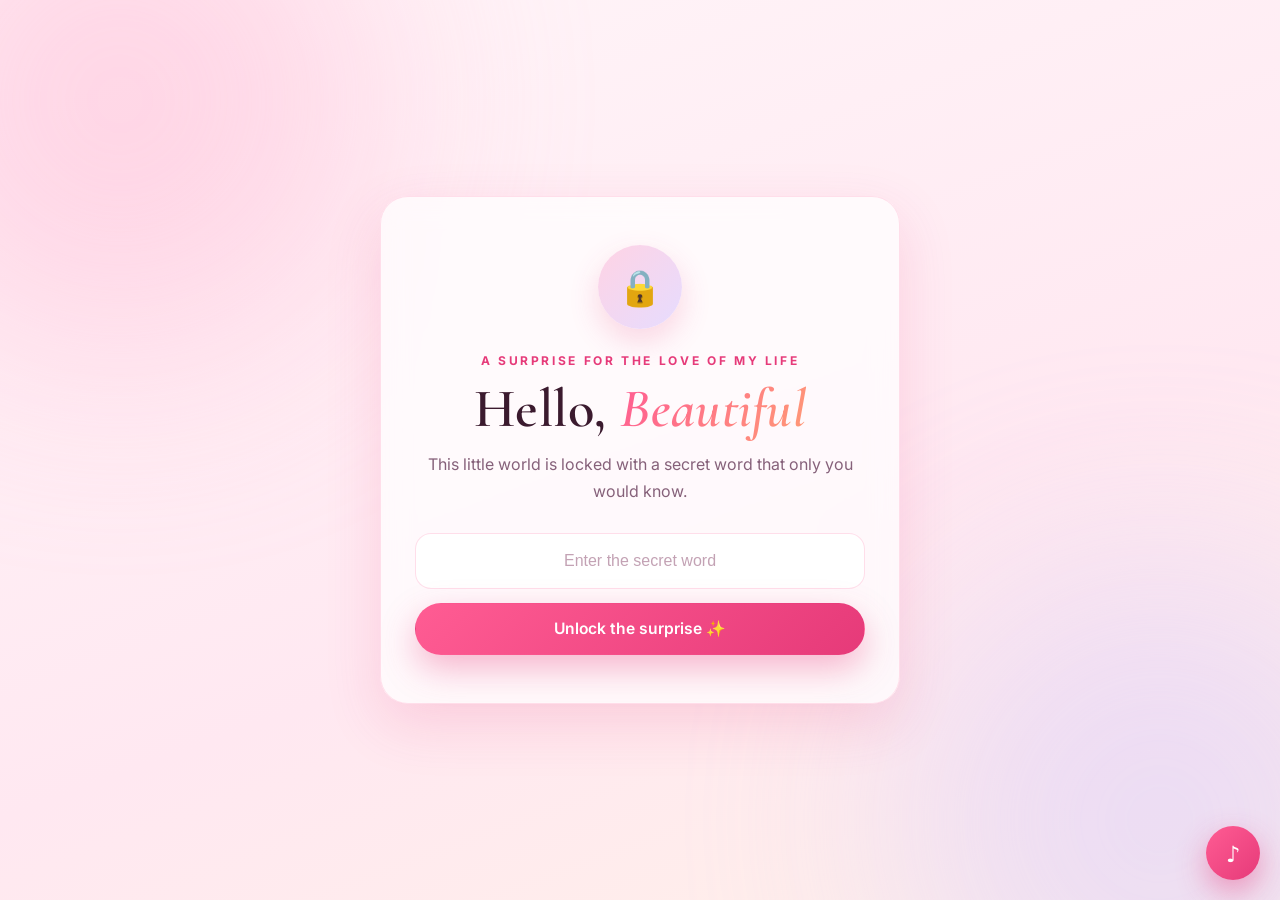
<file: index.html>
<!doctype html>
<html lang="en">
  <head>
    <meta charset="UTF-8" />
    <meta name="viewport" content="width=device-width, initial-scale=1.0" />
    <title>For Nitya ❤️</title>
    <link rel="preconnect" href="https://fonts.googleapis.com" />
    <link rel="preconnect" href="https://fonts.gstatic.com" crossorigin />
    <link
      href="https://fonts.googleapis.com/css2?family=Cormorant+Garamond:ital,wght@0,500;0,600;0,700;1,500;1,600&family=Inter:wght@400;500;600;700&display=swap"
      rel="stylesheet"
    />
    <link rel="stylesheet" href="css/style.css" />
  </head>
  <body data-page="login">
    <main class="center-screen">
      <div class="lock-card glass">
        <div class="lock-icon">🔒</div>
        <p class="eyebrow">A surprise for the love of my life</p>
        <h1>Hello, <em>Beautiful</em></h1>
        <p class="sub">
          This little world is locked with a secret word that only you would
          know.
        </p>

        <form id="login-form" class="login-form">
          <label for="password" style="position: absolute; left: -9999px"
            >Password</label
          >
          <input
            id="password"
            type="password"
            placeholder="Enter the secret word"
            autocomplete="off"
          />
          <button type="submit" class="btn btn-primary">
            Unlock the surprise ✨
          </button>
        </form>
        <p id="login-error" class="login-error" hidden>
          That's not it, my love. Try again 💗
        </p>
      </div>
    </main>
    <script src="js/script.js"></script>
  </body>
</html>
</file>
<file: css/style.css>
:root {
  --bg: #fff6f9;
  --bg2: #ffe8f1;
  --rose: #ff5c93;
  --rose-d: #e63a79;
  --coral: #ff9a76;
  --gold: #d9822b;
  --lav: #b9a2ff;
  --ink: #3b1a2e;
  --text: #4a2a3c;
  --muted: #86617a;
  --white: #ffffff;
  --glass: rgba(255, 255, 255, 0.72);
  --line: rgba(255, 105, 160, 0.22);
  --shadow: 0 20px 55px rgba(230, 58, 121, 0.16);
  --serif: "Cormorant Garamond", Georgia, serif;
  --sans: "Inter", system-ui, sans-serif;
}

* {
  box-sizing: border-box;
}
[hidden] {
  display: none !important;
}
html {
  scroll-behavior: smooth;
}

body {
  margin: 0;
  min-height: 100vh;
  font-family: var(--sans);
  color: var(--text);
  background: linear-gradient(160deg, var(--bg), var(--bg2) 60%, #fff0e8);
  background-attachment: fixed;
  overflow-x: hidden;
  opacity: 0;
  transition:
    opacity 0.5s ease,
    transform 0.5s ease;
}
body.ready {
  opacity: 1;
}
body.leaving {
  opacity: 0;
  transform: scale(0.99);
}

body::before,
body::after {
  content: "";
  position: fixed;
  z-index: -1;
  width: 520px;
  height: 520px;
  border-radius: 50%;
  filter: blur(110px);
  opacity: 0.45;
  pointer-events: none;
}
body::before {
  top: -160px;
  left: -140px;
  background: #ffb3d1;
}
body::after {
  bottom: -180px;
  right: -140px;
  background: #d6c8ff;
}

img {
  max-width: 100%;
  display: block;
}
a {
  color: inherit;
  text-decoration: none;
}
button {
  font: inherit;
  color: inherit;
  cursor: pointer;
}
h1,
h2,
h3 {
  font-family: var(--serif);
  margin: 0;
  font-weight: 600;
  letter-spacing: 0.01em;
  color: var(--ink);
}

.container {
  width: min(1100px, calc(100% - 40px));
  margin: 0 auto;
}
.center {
  text-align: center;
}
main {
  position: relative;
  z-index: 2;
}

/* ---------- Header ---------- */
.site-header {
  position: sticky;
  top: 0;
  z-index: 50;
  display: flex;
  align-items: center;
  justify-content: space-between;
  gap: 20px;
  padding: 14px max(20px, calc((100% - 1100px) / 2));
  background: rgba(255, 246, 249, 0.75);
  backdrop-filter: blur(16px);
  -webkit-backdrop-filter: blur(16px);
  border-bottom: 1px solid var(--line);
}
.brand {
  font-family: var(--serif);
  font-size: 1.7rem;
  font-weight: 700;
  background: linear-gradient(120deg, var(--rose), var(--coral));
  -webkit-background-clip: text;
  background-clip: text;
  color: transparent;
}
.nav {
  display: flex;
  flex-wrap: wrap;
  gap: 6px;
}
.nav a {
  padding: 8px 14px;
  border-radius: 999px;
  font-size: 0.88rem;
  font-weight: 500;
  color: var(--muted);
  transition:
    background 0.25s,
    color 0.25s;
}
.nav a:hover {
  background: rgba(255, 92, 147, 0.1);
  color: var(--rose-d);
}
.nav a[aria-current="page"] {
  background: linear-gradient(135deg, var(--rose), var(--rose-d));
  color: #fff;
  box-shadow: 0 8px 20px rgba(230, 58, 121, 0.3);
}
.nav-toggle {
  display: none;
  width: 44px;
  height: 44px;
  border-radius: 12px;
  background: var(--white);
  border: 1px solid var(--line);
  font-size: 1.3rem;
}

/* ---------- Typography ---------- */
.eyebrow {
  margin: 0 0 14px;
  font-size: 0.75rem;
  font-weight: 700;
  letter-spacing: 0.22em;
  text-transform: uppercase;
  color: var(--rose-d);
}
.display {
  font-size: clamp(2rem, 8vw, 5.6rem);
  line-height: 0.98;
}
.display em,
h1 em {
  font-style: italic;
  background: linear-gradient(120deg, var(--rose), var(--coral));
  -webkit-background-clip: text;
  background-clip: text;
  color: transparent;
}
.lead {
  font-size: 1.15rem;
  line-height: 1.8;
  color: var(--muted);
  max-width: 620px;
  margin: 18px auto 0;
}
.page-head {
  padding: 80px 20px 30px;
}
.section {
  padding: 80px 0;
}
.section-title {
  font-size: clamp(2.2rem, 5vw, 3.4rem);
  margin-bottom: 10px;
}

/* ---------- Buttons ---------- */
.actions {
  display: flex;
  flex-wrap: wrap;
  gap: 14px;
  justify-content: center;
  margin: 36px 0 70px;
}
.btn {
  display: inline-flex;
  align-items: center;
  justify-content: center;
  gap: 8px;
  min-height: 52px;
  padding: 0 28px;
  border-radius: 999px;
  border: 1px solid var(--line);
  background: var(--white);
  color: var(--rose-d);
  font-weight: 600;
  font-size: 0.98rem;
  box-shadow: 0 8px 22px rgba(230, 58, 121, 0.08);
  transition:
    transform 0.25s,
    box-shadow 0.25s;
}
.btn:hover {
  transform: translateY(-2px);
  box-shadow: 0 14px 30px rgba(230, 58, 121, 0.18);
}
.btn-primary {
  background: linear-gradient(135deg, var(--rose), var(--rose-d));
  border-color: transparent;
  color: #fff;
  box-shadow: 0 14px 34px rgba(230, 58, 121, 0.35);
}
.btn-primary:hover {
  box-shadow: 0 18px 44px rgba(230, 58, 121, 0.5);
}

/* ---------- Glass ---------- */
.glass {
  background: var(--glass);
  border: 1px solid rgba(255, 255, 255, 0.9);
  outline: 1px solid var(--line);
  outline-offset: -1px;
  border-radius: 28px;
  box-shadow: var(--shadow);
  backdrop-filter: blur(14px);
  -webkit-backdrop-filter: blur(14px);
}
.card {
  padding: 28px;
}

/* ---------- Reveal ---------- */
.reveal {
  opacity: 0;
  transform: translateY(28px);
  transition:
    opacity 0.8s ease,
    transform 0.8s ease;
}
.reveal.in {
  opacity: 1;
  transform: none;
}

/* ---------- Login ---------- */
.center-screen {
  min-height: 100vh;
  display: grid;
  place-items: center;
  padding: 24px;
  position: relative;
  z-index: 2;
}
.lock-card {
  width: min(100%, 520px);
  padding: 48px 34px;
  text-align: center;
}
.lock-icon {
  width: 84px;
  height: 84px;
  margin: 0 auto 24px;
  display: grid;
  place-items: center;
  font-size: 2.2rem;
  border-radius: 50%;
  background: linear-gradient(135deg, #ffd3e4, #e6dcff);
  box-shadow: 0 12px 30px rgba(230, 58, 121, 0.2);
  animation: float 4s ease-in-out infinite;
}
.lock-card h1 {
  font-size: clamp(2.4rem, 7vw, 3.4rem);
  line-height: 1;
  margin-bottom: 14px;
}
.lock-card .sub {
  color: var(--muted);
  line-height: 1.7;
  margin: 0 0 28px;
}
.login-form {
  display: grid;
  gap: 14px;
}
.login-form input {
  min-height: 56px;
  padding: 0 20px;
  border-radius: 16px;
  border: 1.5px solid var(--line);
  background: var(--white);
  color: var(--ink);
  text-align: center;
  font-size: 1rem;
  outline: none;
  transition:
    border-color 0.25s,
    box-shadow 0.25s;
}
.login-form input:focus {
  border-color: var(--rose);
  box-shadow: 0 0 0 4px rgba(255, 92, 147, 0.16);
}
.login-form input::placeholder {
  color: #c3a2b4;
}
.login-error {
  margin: 14px 0 0;
  color: var(--rose-d);
  font-weight: 600;
}
.shake {
  animation: shake 0.45s;
}

/* ---------- Hero ---------- */
.hero {
  padding: 90px 0 60px;
}
.hero-grid {
  display: grid;
  grid-template-columns: 1.2fr 0.8fr;
  gap: 50px;
  align-items: center;
}
.hero-copy p.text {
  font-size: 1.12rem;
  line-height: 1.85;
  color: var(--muted);
  margin: 22px 0;
  max-width: 540px;
}
.countdown {
  display: inline-block;
  padding: 10px 20px;
  margin-bottom: 28px;
  border-radius: 999px;
  border: 1px solid var(--line);
  background: var(--white);
  color: var(--rose-d);
  font-weight: 600;
  font-size: 0.92rem;
  box-shadow: 0 8px 22px rgba(230, 58, 121, 0.08);
}
.hero-actions {
  display: flex;
  flex-wrap: wrap;
  gap: 14px;
}
.hero-card {
  padding: 34px;
  text-align: center;
}
.gift {
  position: relative;
  display: grid;
  place-items: center;
  height: 280px;
  border-radius: 22px;
  background: radial-gradient(
    circle at 50% 40%,
    rgba(255, 140, 185, 0.35),
    rgba(255, 255, 255, 0) 70%
  );
}
.gift-emoji {
  font-size: 7rem;
  animation: float 3.6s ease-in-out infinite;
  filter: drop-shadow(0 18px 24px rgba(230, 58, 121, 0.3));
}
.spark {
  position: absolute;
  color: var(--coral);
  font-size: 1.5rem;
  animation: pulse 2.4s ease-in-out infinite;
}
.spark:nth-child(1) {
  top: 24px;
  left: 34px;
}
.spark:nth-child(2) {
  top: 56px;
  right: 40px;
  animation-delay: 0.6s;
}
.spark:nth-child(3) {
  bottom: 30px;
  left: 48%;
  animation-delay: 1.2s;
}
.tagline {
  margin: 22px 0 0;
  font-family: var(--serif);
  font-size: 1.5rem;
  font-style: italic;
  color: var(--ink);
}

.feature-grid {
  display: grid;
  grid-template-columns: repeat(3, 1fr);
  gap: 22px;
  margin-top: 40px;
}
.feature {
  padding: 34px 26px;
  text-align: center;
  transition: transform 0.3s;
}
.feature:hover {
  transform: translateY(-6px);
}
.feature .ico {
  font-size: 2.2rem;
  display: grid;
  place-items: center;
  width: 68px;
  height: 68px;
  margin: 0 auto 18px;
  border-radius: 20px;
  background: linear-gradient(135deg, #ffe0ec, #f1e8ff);
}
.feature h3 {
  font-size: 1.8rem;
  margin-bottom: 8px;
}
.feature p {
  margin: 0;
  color: var(--muted);
  line-height: 1.7;
}

.quote-block {
  text-align: center;
  padding: 60px 24px;
}
.quote {
  font-family: var(--serif);
  font-style: italic;
  font-size: clamp(1.9rem, 4.5vw, 3rem);
  line-height: 1.25;
  color: var(--ink);
  margin: 0;
}
.quote-by {
  margin-top: 18px;
  color: var(--rose-d);
  font-size: 0.8rem;
  letter-spacing: 0.18em;
  text-transform: uppercase;
  font-weight: 600;
}

/* ---------- Memories timeline (compact) ---------- */
.timeline {
  position: relative;
  max-width: 640px;
  margin: 24px auto 0;
  padding: 0 16px;
}
.timeline::before {
  content: "";
  position: absolute;
  left: 27px;
  top: 0;
  bottom: 0;
  width: 2px;
  background: linear-gradient(var(--rose), var(--lav), transparent);
  opacity: 0.6;
}
.tl-item {
  position: relative;
  padding-left: 46px;
  margin-bottom: 22px;
}
.tl-dot {
  position: absolute;
  left: 2px;
  top: 24px;
  width: 14px;
  height: 14px;
  border-radius: 50%;
  background: linear-gradient(135deg, var(--coral), var(--rose));
  box-shadow: 0 0 0 6px rgba(255, 92, 147, 0.15);
}
.tl-item .card {
  padding: 20px 22px;
  border-radius: 22px;
}
.tl-item time {
  display: block;
  margin-bottom: 6px;
  color: var(--rose-d);
  font-size: 0.68rem;
  font-weight: 700;
  letter-spacing: 0.14em;
  text-transform: uppercase;
}
.tl-item h3 {
  font-size: 1.45rem;
  line-height: 1.2;
  margin-bottom: 6px;
}
.tl-item p {
  color: var(--muted);
  font-size: 0.93rem;
  line-height: 1.65;
  margin: 0 0 14px;
}
.tl-photo {
  width: 100%;
  aspect-ratio: 16 / 10;
  max-height: 260px;
  object-fit: cover;
  border-radius: 14px;
  border: 3px solid #fff;
  box-shadow: 0 8px 20px rgba(230, 58, 121, 0.15);
}
.has-more .card {
  cursor: pointer;
}
.more-btn {
  margin-top: 14px;
  display: inline-flex;
  align-items: center;
  gap: 6px;
  padding: 7px 16px;
  border-radius: 999px;
  background: rgba(255, 92, 147, 0.1);
  border: 1px solid rgba(255, 92, 147, 0.35);
  color: var(--rose-d);
  font-weight: 600;
  font-size: 0.82rem;
}
.more-btn[aria-expanded="true"] .more-arrow {
  transform: rotate(180deg);
}
.more-arrow {
  transition: transform 0.3s;
}
.more-photos {
  display: grid;
  grid-template-columns: repeat(3, 1fr);
  gap: 8px;
  margin-top: 12px;
}
.more-photos img {
  width: 100%;
  aspect-ratio: 1;
  object-fit: cover;
  border-radius: 10px;
  border: 2px solid #fff;
  box-shadow: 0 5px 12px rgba(230, 58, 121, 0.14);
}
/* ==========================================================
   OUR JOURNEY: BRANCH TIMELINE (left, right, left, right)
========================================================== */
.journey-tree {
  position: relative;
  counter-reset: memory;
  max-width: 1000px;
  margin: 20px auto 0;
  padding: 20px 0 60px;
}
/* centre trunk */
.journey-tree::before {
  content: "";
  position: absolute;
  left: 50%;
  top: 0;
  bottom: 0;
  width: 3px;
  transform: translateX(-50%);
  border-radius: 3px;
  background: linear-gradient(var(--rose), var(--coral) 50%, var(--lav));
  opacity: 0.55;
}

.journey-card {
  position: relative;
  width: 50%;
  margin-bottom: 44px;
  counter-increment: memory;
  cursor: grab;
  outline: none;
}
/* odd = left branch */
.journey-card:nth-child(odd) {
  padding-right: 56px;
}
/* even = right branch */
.journey-card:nth-child(even) {
  margin-left: 50%;
  padding-left: 56px;
}

/* branch connector line */
.journey-card::after {
  content: "";
  position: absolute;
  top: 44px;
  width: 56px;
  height: 3px;
  background: linear-gradient(90deg, var(--rose), var(--coral));
  opacity: 0.6;
}
.journey-card:nth-child(odd)::after {
  right: 0;
}
.journey-card:nth-child(even)::after {
  left: 0;
  transform: scaleX(-1);
}

/* heart node on the trunk */
.branch-dot {
  position: absolute;
  top: 31px;
  z-index: 3;
  width: 28px;
  height: 28px;
  display: grid;
  place-items: center;
  border-radius: 50%;
  background: #fff;
  border: 2px solid var(--rose);
  color: var(--rose);
  font-size: 0.8rem;
  box-shadow: 0 0 0 7px rgba(255, 92, 147, 0.15);
  animation: pulse 2.6s ease-in-out infinite;
}
.journey-card:nth-child(odd) .branch-dot {
  right: -14px;
}
.journey-card:nth-child(even) .branch-dot {
  left: -14px;
}

.journey-box {
  overflow: hidden;
  transition:
    transform 0.3s,
    box-shadow 0.3s;
}
.journey-card:hover .journey-box,
.journey-card:focus-visible .journey-box {
  transform: translateY(-6px);
  box-shadow: 0 28px 60px rgba(230, 58, 121, 0.26);
}
.journey-card.dragging {
  opacity: 0.45;
  cursor: grabbing;
}
.journey-card.drag-over .journey-box {
  outline: 2px dashed var(--rose);
}

/* slide in from the side they sit on */
.journey-card.reveal:nth-child(odd) {
  transform: translateX(-46px);
}
.journey-card.reveal:nth-child(even) {
  transform: translateX(46px);
}
.journey-card.reveal.in:nth-child(n) {
  transform: none;
}

.journey-photo-wrap {
  position: relative;
}
.journey-image {
  width: 100%;
  aspect-ratio: 4 / 3;
  object-fit: cover;
}
.journey-photo-label {
  position: absolute;
  top: 14px;
  left: 14px;
  padding: 6px 12px;
  border-radius: 999px;
  background: rgba(255, 255, 255, 0.85);
  backdrop-filter: blur(8px);
  font-size: 0.66rem;
  font-weight: 700;
  letter-spacing: 0.14em;
  color: var(--rose-d);
}
.journey-content {
  padding: 22px 24px 20px;
}
.journey-date {
  font-size: 0.72rem;
  font-weight: 700;
  letter-spacing: 0.14em;
  text-transform: uppercase;
  color: var(--rose-d);
}
.journey-title {
  font-size: 1.7rem;
  margin: 8px 0;
  line-height: 1.15;
}
.journey-text {
  color: var(--muted);
  line-height: 1.75;
  font-size: 0.95rem;
  margin: 0;
}
.journey-footer {
  display: flex;
  justify-content: space-between;
  margin-top: 18px;
  padding-top: 14px;
  border-top: 1px solid var(--line);
  font-size: 0.66rem;
  letter-spacing: 0.14em;
  color: #b78ba2;
  font-weight: 600;
}
.journey-number::before {
  content: "MEMORY " counter(memory, decimal-leading-zero);
}

/* ---------- Gallery ---------- */
.gallery {
  columns: 3 280px;
  column-gap: 24px;
  padding-bottom: 40px;
}
.photo-card {
  break-inside: avoid;
  margin: 0 0 24px;
  overflow: hidden;
  transition: transform 0.3s;
}
.photo-card:hover {
  transform: translateY(-5px);
}
.photo-card button {
  display: block;
  width: 100%;
  padding: 0;
  border: 0;
  background: none;
  overflow: hidden;
}
.photo-card img {
  width: 100%;
  height: auto;
  transition: transform 0.6s;
}
.photo-card:hover img {
  transform: scale(1.05);
}
.cap {
  padding: 20px 22px 24px;
}
.cap h3 {
  font-size: 1.6rem;
  margin-bottom: 8px;
}
.cap p {
  margin: 0;
  color: var(--muted);
  line-height: 1.7;
  font-size: 0.95rem;
}

/* ---------- Lightbox ---------- */
.lightbox {
  position: fixed;
  inset: 0;
  z-index: 200;
  display: grid;
  place-items: center;
  align-content: center;
  gap: 16px;
  padding: 24px;
  background: rgba(59, 26, 46, 0.92);
  backdrop-filter: blur(10px);
  opacity: 0;
  pointer-events: none;
  transition: opacity 0.3s;
}
.lightbox.open {
  opacity: 1;
  pointer-events: auto;
}
.lightbox img {
  max-width: min(92vw, 900px);
  max-height: 74vh;
  object-fit: contain;
  border-radius: 18px;
  box-shadow: var(--shadow);
}
.lightbox p {
  max-width: 640px;
  text-align: center;
  color: #ffe3ee;
  line-height: 1.6;
  margin: 0;
}
.lb-btn {
  position: absolute;
  width: 50px;
  height: 50px;
  border-radius: 50%;
  background: rgba(255, 255, 255, 0.15);
  border: 1px solid rgba(255, 255, 255, 0.3);
  color: #fff;
  font-size: 1.6rem;
  line-height: 1;
  display: grid;
  place-items: center;
  transition: background 0.25s;
}
.lb-btn:hover {
  background: var(--rose);
}
.lb-close {
  top: 20px;
  right: 20px;
}
.lb-prev {
  left: 20px;
  top: 50%;
  transform: translateY(-50%);
}
.lb-next {
  right: 20px;
  top: 50%;
  transform: translateY(-50%);
}

/* ---------- Love letter ---------- */
.letter-wrap {
  max-width: 760px;
  text-align: center;
  padding-bottom: 60px;
}
.envelope {
  position: relative;
  display: block;
  width: min(380px, 90%);
  height: 240px;
  margin: 40px auto 14px;
  padding: 0;
  border: 0;
  background: none;
  perspective: 900px;
  transition: transform 0.3s;
}
.envelope:hover {
  transform: translateY(-4px) scale(1.02);
}
.env-body {
  position: absolute;
  inset: 0;
  border-radius: 16px;
  background: linear-gradient(145deg, #ffc4dc, #ff9fc4);
  box-shadow: var(--shadow);
}
.env-flap {
  position: absolute;
  left: 0;
  right: 0;
  top: 0;
  height: 56%;
  background: linear-gradient(160deg, #ffd6e7, #ffaccb);
  clip-path: polygon(0 0, 100% 0, 50% 100%);
  border-radius: 16px 16px 0 0;
  transform-origin: top;
  transition: transform 0.7s ease;
  filter: drop-shadow(0 4px 8px rgba(0, 0, 0, 0.12));
}
.envelope[aria-expanded="true"] .env-flap {
  transform: rotateX(180deg);
}
.env-seal {
  position: absolute;
  left: 50%;
  top: 52%;
  transform: translate(-50%, -50%);
  width: 56px;
  height: 56px;
  border-radius: 50%;
  display: grid;
  place-items: center;
  background: linear-gradient(135deg, var(--rose), var(--rose-d));
  color: #fff;
  font-size: 1.5rem;
  box-shadow: 0 8px 18px rgba(230, 58, 121, 0.5);
  transition: opacity 0.4s;
}
.envelope[aria-expanded="true"] .env-seal {
  opacity: 0;
}
.letter-hint {
  color: var(--muted);
  font-size: 0.95rem;
  margin: 0 0 30px;
}
.letter-paper {
  display: none;
  text-align: left;
  padding: 48px 40px;
  margin-top: 10px;
}
.envelope[aria-expanded="true"] ~ .letter-paper {
  display: block;
  animation: unfold 0.8s ease;
}
.letter-paper p {
  font-size: 1.08rem;
  line-height: 1.95;
  color: var(--text);
  margin: 0 0 20px;
}
.letter-paper .greet {
  font-family: var(--serif);
  font-size: 2rem;
  color: var(--ink);
}
.letter-paper .signature {
  font-family: var(--serif);
  font-style: italic;
  font-size: 1.9rem;
  color: var(--rose-d);
  margin: 6px 0 0;
  line-height: 1.3;
}

/* ---------- Final ---------- */
.final-wrap {
  min-height: 80vh;
  display: grid;
  place-items: center;
  padding: 60px 0;
}
.final-card {
  max-width: 680px;
  padding: 56px 38px;
  text-align: center;
}
.final-card h1 {
  font-size: clamp(2.6rem, 7vw, 4.4rem);
  line-height: 1;
  margin-bottom: 18px;
}
.final-card p {
  color: var(--muted);
  line-height: 1.85;
  font-size: 1.08rem;
}
.big-reveal {
  font-size: 1.1rem;
  min-height: 60px;
  padding: 0 38px;
}
#final-message {
  margin-top: 30px;
  animation: unfold 0.9s ease;
}
#final-message .final-big {
  font-family: var(--serif);
  font-size: clamp(1.9rem, 5vw, 2.8rem);
  font-style: italic;
  color: var(--rose-d);
  line-height: 1.25;
}

/* ---------- Footer ---------- */
.site-footer {
  position: relative;
  z-index: 2;
  padding: 30px 20px 50px;
  text-align: center;
  color: var(--muted);
  font-size: 0.9rem;
}

/* ---------- Floating things ---------- */
.heart {
  position: fixed;
  bottom: -50px;
  z-index: 1;
  pointer-events: none;
  opacity: 0;
  animation: rise linear forwards;
}
.confetti {
  position: fixed;
  top: -20px;
  z-index: 300;
  pointer-events: none;
  border-radius: 2px;
  animation: fall linear forwards;
}
.music-btn {
  position: fixed;
  right: 20px;
  bottom: 20px;
  z-index: 90;
  width: 54px;
  height: 54px;
  border-radius: 50%;
  background: linear-gradient(135deg, var(--rose), var(--rose-d));
  border: 0;
  color: #fff;
  font-size: 1.4rem;
  box-shadow: 0 12px 30px rgba(230, 58, 121, 0.45);
  transition: transform 0.25s;
}
.music-btn:hover {
  transform: scale(1.1);
}
.music-btn[aria-pressed="true"] {
  animation: pulse 1.6s ease-in-out infinite;
}

/* ---------- Keyframes ---------- */
@keyframes float {
  0%,
  100% {
    transform: translateY(0);
  }
  50% {
    transform: translateY(-14px);
  }
}
@keyframes pulse {
  0%,
  100% {
    transform: scale(1);
    opacity: 0.85;
  }
  50% {
    transform: scale(1.15);
    opacity: 1;
  }
}
@keyframes shake {
  0%,
  100% {
    transform: translateX(0);
  }
  20%,
  60% {
    transform: translateX(-10px);
  }
  40%,
  80% {
    transform: translateX(10px);
  }
}
@keyframes unfold {
  from {
    opacity: 0;
    transform: translateY(-16px) scale(0.97);
  }
  to {
    opacity: 1;
    transform: none;
  }
}
@keyframes rise {
  0% {
    transform: translateY(0) rotate(0);
    opacity: 0;
  }
  10% {
    opacity: 0.8;
  }
  100% {
    transform: translateY(-115vh) rotate(25deg);
    opacity: 0;
  }
}
@keyframes fall {
  to {
    transform: translateY(110vh) rotate(720deg);
    opacity: 0.9;
  }
}

/* ---------- Responsive ---------- */
@media (max-width: 900px) {
  .hero-grid {
    grid-template-columns: 1fr;
  }
  .feature-grid {
    grid-template-columns: repeat(2, 1fr);
  }
}
@media (max-width: 720px) {
  .site-header {
    position: relative;
    flex-wrap: wrap;
  }
  .nav-toggle {
    display: block;
  }
  .nav {
    display: none;
    width: 100%;
    flex-direction: column;
    padding-top: 10px;
  }
  .nav.open {
    display: flex;
  }
  .nav a {
    padding: 12px 16px;
  }
  .feature-grid {
    grid-template-columns: 1fr;
  }
  .hero {
    padding-top: 50px;
  }
  .letter-paper {
    padding: 32px 24px;
  }
  .more-photos {
    grid-template-columns: repeat(2, 1fr);
  }
  .tl-item {
    padding-left: 44px;
  }
  .timeline {
    padding: 0 10px;
  }
  .timeline::before {
    left: 21px;
  }
  .tl-dot {
    left: 0;
  }

  /* journey: single trunk on the left */
  .journey-tree {
    padding-left: 8px;
  }
  .journey-tree::before {
    left: 22px;
    transform: none;
  }
  .journey-card,
  .journey-card:nth-child(odd),
  .journey-card:nth-child(even) {
    width: 100%;
    margin-left: 0;
    padding: 0 0 0 58px;
  }
  .journey-card::after,
  .journey-card:nth-child(odd)::after,
  .journey-card:nth-child(even)::after {
    left: 30px;
    right: auto;
    width: 28px;
    transform: none;
  }
  .journey-card:nth-child(odd) .branch-dot,
  .journey-card:nth-child(even) .branch-dot {
    left: 8px;
    right: auto;
  }
  .journey-card.reveal:nth-child(odd),
  .journey-card.reveal:nth-child(even) {
    transform: translateY(28px);
  }
}
@media (prefers-reduced-motion: reduce) {
  * {
    animation: none !important;
    transition: none !important;
  }
  body {
    opacity: 1;
  }
  .reveal {
    opacity: 1;
    transform: none !important;
  }
}

/* ==========================================================
   JOURNEY: PHOTOS + FULL-SCREEN VIEWER
========================================================== */

.zoom-trigger {
  display: block;
  width: 100%;
  padding: 0;
  border: 0;
  background: none;
  overflow: hidden;
  cursor: zoom-in;
}
.zoom-trigger .journey-image {
  transition: transform 0.6s ease;
}
.zoom-trigger:hover .journey-image {
  transform: scale(1.06);
}

.journey-thumbs {
  display: grid;
  grid-template-columns: repeat(3, 1fr);
  gap: 8px;
  margin-top: 14px;
}
.thumb {
  position: relative;
  padding: 0;
  overflow: hidden;
  aspect-ratio: 1;
  border: 2px solid #fff;
  border-radius: 12px;
  background: none;
  box-shadow: 0 6px 14px rgba(230, 58, 121, 0.16);
  cursor: zoom-in;
  transition:
    transform 0.3s,
    box-shadow 0.3s;
}
.thumb img {
  width: 100%;
  height: 100%;
  object-fit: cover;
  transition: transform 0.5s;
}
.thumb::after {
  content: "⤢";
  position: absolute;
  inset: 0;
  display: grid;
  place-items: center;
  color: #fff;
  font-size: 1.3rem;
  background: rgba(230, 58, 121, 0.35);
  opacity: 0;
  transition: opacity 0.3s;
}
.thumb:hover {
  transform: translateY(-3px);
  box-shadow: 0 12px 22px rgba(230, 58, 121, 0.3);
}
.thumb:hover img {
  transform: scale(1.1);
}
.thumb:hover::after {
  opacity: 1;
}

/* ---------- Full-screen viewer ---------- */
.zoom {
  position: fixed;
  inset: 0;
  z-index: 400;
  display: grid;
  place-items: center;
  padding: 24px;
  background: radial-gradient(
    circle at 50% 40%,
    rgba(90, 30, 62, 0.9),
    rgba(30, 10, 22, 0.96)
  );
  backdrop-filter: blur(0px);
  opacity: 0;
  pointer-events: none;
  transition:
    opacity 0.35s ease,
    backdrop-filter 0.35s ease;
}
.zoom.open {
  opacity: 1;
  pointer-events: auto;
  backdrop-filter: blur(12px);
}

.zoom-fig {
  margin: 0;
  max-width: min(94vw, 960px);
  text-align: center;
  transform: scale(0.6) translateY(40px);
  opacity: 0;
  transition:
    transform 0.6s cubic-bezier(0.2, 0.9, 0.3, 1.25),
    opacity 0.4s ease;
}
.zoom.open .zoom-fig {
  transform: none;
  opacity: 1;
}

.zoom-fig img {
  max-width: 100%;
  max-height: 78vh;
  margin: 0 auto;
  object-fit: contain;
  border-radius: 20px;
  border: 5px solid #fff;
  box-shadow:
    0 30px 80px rgba(0, 0, 0, 0.55),
    0 0 0 10px rgba(255, 255, 255, 0.08);
}
.zoom-fig img.swap {
  animation: zoomSwap 0.5s cubic-bezier(0.2, 0.9, 0.3, 1.15);
}
.zoom-fig figcaption {
  margin-top: 18px;
  font-family: var(--serif);
  font-style: italic;
  font-size: 1.5rem;
  color: #ffe3ee;
}

.zoom-btn {
  position: absolute;
  width: 52px;
  height: 52px;
  display: grid;
  place-items: center;
  border-radius: 50%;
  border: 1px solid rgba(255, 255, 255, 0.35);
  background: rgba(255, 255, 255, 0.14);
  color: #fff;
  font-size: 1.7rem;
  line-height: 1;
  transition:
    background 0.25s,
    transform 0.25s;
}
.zoom-btn:hover {
  background: var(--rose);
  transform: scale(1.1);
}
.zoom-close {
  top: 20px;
  right: 20px;
}
.zoom-prev {
  left: 20px;
  top: 50%;
  margin-top: -26px;
}
.zoom-next {
  right: 20px;
  top: 50%;
  margin-top: -26px;
}
.zoom-count {
  position: absolute;
  bottom: 22px;
  left: 50%;
  transform: translateX(-50%);
  padding: 6px 16px;
  border-radius: 999px;
  background: rgba(255, 255, 255, 0.14);
  color: #fff;
  font-size: 0.8rem;
  font-weight: 600;
  letter-spacing: 0.1em;
}

@keyframes zoomSwap {
  from {
    opacity: 0;
    transform: scale(0.88) rotate(-1.5deg);
  }
  to {
    opacity: 1;
    transform: none;
  }
}

@media (max-width: 720px) {
  .zoom-prev {
    left: 8px;
  }
  .zoom-next {
    right: 8px;
  }
  .zoom-btn {
    width: 44px;
    height: 44px;
    margin-top: -22px;
  }
  .zoom-close {
    margin-top: 0;
    width: 44px;
    height: 44px;
    top: 14px;
    right: 14px;
  }
  .zoom-fig figcaption {
    font-size: 1.2rem;
  }
}

/* ---------- "See more photos" button ---------- */
.more-photos-btn {
  width: 100%;
  margin-top: 14px;
  display: flex;
  align-items: center;
  justify-content: center;
  gap: 10px;
  padding: 11px 16px;
  border: 0;
  border-radius: 999px;
  background: linear-gradient(135deg, var(--rose), var(--rose-d));
  color: #fff;
  font-weight: 600;
  font-size: 0.86rem;
  box-shadow: 0 10px 24px rgba(230, 58, 121, 0.3);
  transition:
    transform 0.25s,
    box-shadow 0.25s;
}
.more-photos-btn:hover {
  transform: translateY(-2px);
  box-shadow: 0 14px 30px rgba(230, 58, 121, 0.45);
}
.mp-count {
  padding: 2px 9px;
  border-radius: 999px;
  background: rgba(255, 255, 255, 0.25);
  font-size: 0.78rem;
}

/* ---------- Viewer: thumbnail strip ---------- */
.zoom-bottom {
  position: absolute;
  bottom: 18px;
  left: 50%;
  transform: translateX(-50%);
  display: grid;
  justify-items: center;
  gap: 10px;
  width: max-content;
  max-width: 94vw;
}
.zoom-bottom .zoom-count {
  position: static;
  transform: none;
}
.zoom-strip {
  display: flex;
  gap: 10px;
  padding: 8px 10px;
  border-radius: 18px;
  background: rgba(255, 255, 255, 0.12);
  backdrop-filter: blur(10px);
  -webkit-backdrop-filter: blur(10px);
  max-width: 94vw;
  overflow-x: auto;
}
.strip-thumb {
  flex: 0 0 auto;
  width: 58px;
  height: 58px;
  padding: 0;
  overflow: hidden;
  border: 2px solid transparent;
  border-radius: 12px;
  background: none;
  opacity: 0.6;
  transition:
    transform 0.3s,
    opacity 0.3s,
    border-color 0.3s;
}
.strip-thumb img {
  width: 100%;
  height: 100%;
  object-fit: cover;
}
.strip-thumb:hover {
  opacity: 1;
  transform: translateY(-3px);
}
.strip-thumb.active {
  opacity: 1;
  border-color: #fff;
  transform: scale(1.1);
  box-shadow: 0 0 0 3px rgba(255, 92, 147, 0.7);
}

/* leave room for the strip */
.zoom-fig img {
  max-height: 68vh;
}

@media (max-width: 720px) {
  .strip-thumb {
    width: 46px;
    height: 46px;
  }
  .zoom-fig img {
    max-height: 62vh;
  }
}


.zoom-trigger { display: block; width: 100%; padding: 0; border: 0; background: none; overflow: hidden; cursor: zoom-in; }
.zoom-trigger .journey-image { transition: transform 0.6s ease; }
.zoom-trigger:hover .journey-image { transform: scale(1.06); }

.more-photos-btn {
  width: 100%; margin-top: 14px; display: flex; align-items: center; justify-content: center; gap: 10px;
  padding: 11px 16px; border: 0; border-radius: 999px;
  background: linear-gradient(135deg, var(--rose), var(--rose-d)); color: #fff;
  font-weight: 600; font-size: 0.86rem; box-shadow: 0 10px 24px rgba(230, 58, 121, 0.3);
  transition: transform 0.25s, box-shadow 0.25s;
}
.more-photos-btn:hover { transform: translateY(-2px); box-shadow: 0 14px 30px rgba(230, 58, 121, 0.45); }
.mp-count { padding: 2px 9px; border-radius: 999px; background: rgba(255, 255, 255, 0.25); font-size: 0.78rem; }

.zoom {
  position: fixed; inset: 0; z-index: 400; display: grid; place-items: center; padding: 24px;
  background: radial-gradient(circle at 50% 40%, rgba(90, 30, 62, 0.9), rgba(30, 10, 22, 0.96));
  opacity: 0; pointer-events: none; transition: opacity 0.35s ease;
}
.zoom.open { opacity: 1; pointer-events: auto; backdrop-filter: blur(12px); }

.zoom-fig {
  margin: 0; max-width: min(94vw, 960px); text-align: center;
  transform: scale(0.6) translateY(40px); opacity: 0;
  transition: transform 0.6s cubic-bezier(0.2, 0.9, 0.3, 1.25), opacity 0.4s ease;
}
.zoom.open .zoom-fig { transform: none; opacity: 1; }
.zoom-fig img {
  max-width: 100%; max-height: 68vh; margin: 0 auto; object-fit: contain;
  border-radius: 20px; border: 5px solid #fff;
  box-shadow: 0 30px 80px rgba(0, 0, 0, 0.55), 0 0 0 10px rgba(255, 255, 255, 0.08);
}
.zoom-fig img.swap { animation: zoomSwap 0.5s cubic-bezier(0.2, 0.9, 0.3, 1.15); }
.zoom-fig figcaption { margin-top: 18px; font-family: var(--serif); font-style: italic; font-size: 1.5rem; color: #ffe3ee; }

.zoom-btn {
  position: absolute; width: 52px; height: 52px; display: grid; place-items: center; border-radius: 50%;
  border: 1px solid rgba(255, 255, 255, 0.35); background: rgba(255, 255, 255, 0.14); color: #fff;
  font-size: 1.7rem; line-height: 1; transition: background 0.25s, transform 0.25s;
}
.zoom-btn:hover { background: var(--rose); transform: scale(1.1); }
.zoom-close { top: 20px; right: 20px; }
.zoom-prev { left: 20px; top: 50%; margin-top: -26px; }
.zoom-next { right: 20px; top: 50%; margin-top: -26px; }

.zoom-bottom {
  position: absolute; bottom: 18px; left: 50%; transform: translateX(-50%);
  display: grid; justify-items: center; gap: 10px; width: max-content; max-width: 94vw;
}
.zoom-count {
  padding: 6px 16px; border-radius: 999px; background: rgba(255, 255, 255, 0.14);
  color: #fff; font-size: 0.8rem; font-weight: 600; letter-spacing: 0.1em;
}
.zoom-strip {
  display: flex; gap: 10px; padding: 8px 10px; border-radius: 18px;
  background: rgba(255, 255, 255, 0.12); max-width: 94vw; overflow-x: auto;
}
.strip-thumb {
  flex: 0 0 auto; width: 58px; height: 58px; padding: 0; overflow: hidden;
  border: 2px solid transparent; border-radius: 12px; background: none; opacity: 0.6;
  transition: transform 0.3s, opacity 0.3s, border-color 0.3s;
}
.strip-thumb img { width: 100%; height: 100%; object-fit: cover; }
.strip-thumb:hover { opacity: 1; transform: translateY(-3px); }
.strip-thumb.active { opacity: 1; border-color: #fff; transform: scale(1.1); box-shadow: 0 0 0 3px rgba(255, 92, 147, 0.7); }

@keyframes zoomSwap {
  from { opacity: 0; transform: scale(0.88) rotate(-1.5deg); }
  to { opacity: 1; transform: none; }
}

@media (max-width: 720px) {
  .zoom-prev { left: 8px; }
  .zoom-next { right: 8px; }
  .zoom-btn { width: 44px; height: 44px; margin-top: -22px; }
  .zoom-close { margin-top: 0; top: 14px; right: 14px; }
  .strip-thumb { width: 46px; height: 46px; }
  .zoom-fig img { max-height: 62vh; }
  .zoom-fig figcaption { font-size: 1.2rem; }
}



/* =========================================
   PREMIUM ANIMATED JOURNEY TREE
========================================= */

.journey-tree {
  max-width: 1080px;
  margin: 35px auto;
  padding: 30px 0 70px;
  position: relative;
}

/* Central tree trunk */
.journey-tree::before {
  content: "";
  position: absolute;
  top: 0;
  bottom: 0;
  left: 50%;
  width: 4px;
  transform: translateX(-50%);
  border-radius: 20px;
  background: linear-gradient(
    to bottom,
    #ff5c93,
    #ffb0c9,
    #c4a7ff,
    #ff9a76
  );
  box-shadow: 0 0 15px rgba(255, 92, 147, .25);
}

/* Memory branches */
.journey-card {
  width: 50%;
  position: relative;
  margin-bottom: 65px;
  padding-right: 55px;
  cursor: default;
}

.journey-card:nth-child(even) {
  margin-left: 50%;
  padding-right: 0;
  padding-left: 55px;
}

/* Branch connectors */
.journey-card::after {
  content: "";
  position: absolute;
  top: 45px;
  height: 3px;
  width: 55px;
  background: linear-gradient(90deg, #ff5c93, #ffb0c9);
}

.journey-card:nth-child(odd)::after {
  right: 0;
}

.journey-card:nth-child(even)::after {
  left: 0;
}

/* Heart nodes */
.branch-dot {
  position: absolute;
  top: 30px;
  z-index: 4;
  width: 30px;
  height: 30px;
  display: grid;
  place-items: center;
  border-radius: 50%;
  background: white;
  color: #ff4f91;
  border: 2px solid #ff5c93;
  box-shadow: 0 0 0 7px rgba(255, 92, 147, .13);
  animation: heartBeat 2s infinite;
}

.journey-card:nth-child(odd) .branch-dot {
  right: -15px;
}

.journey-card:nth-child(even) .branch-dot {
  left: -15px;
}

@keyframes heartBeat {
  0%, 100% { transform: scale(1); }
  50% { transform: scale(1.18); }
}

/* Memory card */
.journey-box {
  border-radius: 25px;
  overflow: hidden;
  transition: transform .4s, box-shadow .4s;
}

.journey-card:hover .journey-box {
  transform: translateY(-7px);
  box-shadow: 0 25px 60px rgba(230, 58, 121, .24);
}

/* Main image */
.journey-photo-wrap {
  position: relative;
  overflow: hidden;
}

.zoom-trigger {
  width: 100%;
  display: block;
  padding: 0;
  border: 0;
  background: none;
  cursor: zoom-in;
  overflow: hidden;
}

.journey-image {
  width: 100%;
  height: 290px;
  object-fit: cover;
  transition: transform .8s ease;
}

.zoom-trigger:hover .journey-image {
  transform: scale(1.07);
}

.journey-photo-label {
  position: absolute;
  top: 15px;
  left: 15px;
  background: rgba(255,255,255,.9);
  padding: 8px 14px;
  border-radius: 30px;
  color: #e63a79;
  font-size: .68rem;
  font-weight: 700;
  letter-spacing: 1px;
  pointer-events: none;
}

/* Text area */
.journey-content {
  padding: 24px;
}

.journey-date {
  color: #e63a79;
  font-size: .72rem;
  font-weight: 700;
  letter-spacing: 2px;
  text-transform: uppercase;
}

.journey-title {
  font-size: 1.75rem;
  margin: 10px 0;
}

.journey-text {
  color: var(--muted);
  line-height: 1.8;
  font-size: .94rem;
}

/* See more button */
.more-photos-btn {
  width: 100%;
  margin-top: 20px;
  padding: 13px 17px;
  border: 1px solid rgba(255,255,255,.4);
  border-radius: 30px;
  background: linear-gradient(120deg, #ff5c93, #e63a79);
  color: white;
  display: flex;
  align-items: center;
  justify-content: center;
  gap: 10px;
  font-size: .9rem;
  font-weight: 600;
  cursor: pointer;
  box-shadow: 0 8px 20px rgba(230,58,121,.2);
  transition: transform .3s, box-shadow .3s;
}

.more-photos-btn:hover {
  transform: translateY(-3px);
  box-shadow: 0 12px 28px rgba(230,58,121,.35);
}

.mp-count {
  background: rgba(255,255,255,.22);
  border-radius: 20px;
  padding: 3px 10px;
}

.more-chevron {
  font-size: 1.2rem;
  transition: transform .3s;
}

.more-photos-btn[aria-expanded="true"] .more-chevron {
  transform: rotate(180deg);
}

/* Additional memory photos */
.journey-more-grid {
  display: grid;
  grid-template-columns: repeat(2, minmax(0, 1fr));
  gap: 12px;
  margin-top: 16px;
}

.journey-more-grid[hidden] {
  display: none !important;
}

/* Staggered image entrance */
.photos-enter .journey-thumb {
  animation: branchPhotoReveal .65s cubic-bezier(.2,.8,.2,1) both;
}

.photos-enter .journey-thumb:nth-child(2) {
  animation-delay: .12s;
}

.photos-enter .journey-thumb:nth-child(3) {
  animation-delay: .24s;
}

@keyframes branchPhotoReveal {
  from {
    opacity: 0;
    transform: translateY(25px) scale(.88) rotate(-3deg);
  }
  to {
    opacity: 1;
    transform: translateY(0) scale(1) rotate(0);
  }
}

/* Photo thumbnail */
.journey-thumb {
  position: relative;
  display: block;
  padding: 0;
  width: 100%;
  aspect-ratio: 1 / 1;
  border: 3px solid white;
  border-radius: 16px;
  overflow: hidden;
  background: #ffe8f1;
  cursor: zoom-in;
  box-shadow: 0 6px 18px rgba(230,58,121,.14);
  transition: transform .35s, box-shadow .35s;
}

.journey-thumb img {
  width: 100%;
  height: 100%;
  object-fit: cover;
  transition: transform .6s;
}

.journey-thumb:hover {
  transform: translateY(-5px) rotate(-1deg);
  box-shadow: 0 12px 25px rgba(230,58,121,.25);
}

.journey-thumb:hover img {
  transform: scale(1.1);
}

.thumb-heart {
  position: absolute;
  bottom: 9px;
  right: 10px;
  color: white;
  font-size: 17px;
  text-shadow: 0 2px 8px #8e174b;
}

/* Footer */
.journey-footer {
  display: flex;
  justify-content: space-between;
  align-items: center;
  margin-top: 22px;
  padding-top: 15px;
  border-top: 1px solid var(--line);
  color: #b78ba2;
  font-size: .65rem;
  letter-spacing: 1.3px;
  font-weight: 700;
}

/* Scroll entrance */
.journey-card.reveal:nth-child(odd) {
  transform: translateX(-45px);
}

.journey-card.reveal:nth-child(even) {
  transform: translateX(45px);
}

.journey-card.reveal.in {
  transform: translateX(0);
}

/* =========================================
   MOBILE JOURNEY TREE
========================================= */

@media (max-width: 720px) {

  .journey-tree {
    padding-left: 8px;
    padding-right: 5px;
  }

  .journey-tree::before {
    left: 19px;
    transform: none;
  }

  .journey-card,
  .journey-card:nth-child(odd),
  .journey-card:nth-child(even) {
    width: 100%;
    margin-left: 0;
    padding: 0 0 0 48px;
    margin-bottom: 40px;
  }

  .journey-card::after,
  .journey-card:nth-child(odd)::after,
  .journey-card:nth-child(even)::after {
    left: 20px;
    right: auto;
    width: 28px;
  }

  .journey-card:nth-child(odd) .branch-dot,
  .journey-card:nth-child(even) .branch-dot {
    left: 5px;
    right: auto;
  }

  .journey-image {
    height: 230px;
  }

  .journey-content {
    padding: 19px;
  }

  .journey-title {
    font-size: 1.5rem;
  }

  .journey-more-grid {
    grid-template-columns: repeat(2, minmax(0, 1fr));
  }

  .journey-card.reveal:nth-child(odd),
  .journey-card.reveal:nth-child(even) {
    transform: translateY(30px);
  }

  .journey-card.reveal.in {
    transform: none;
  }
}

@media (prefers-reduced-motion: reduce) {
  .photos-enter .journey-thumb {
    animation: none;
  }

  .branch-dot {
    animation: none;
  }
}
</file>
